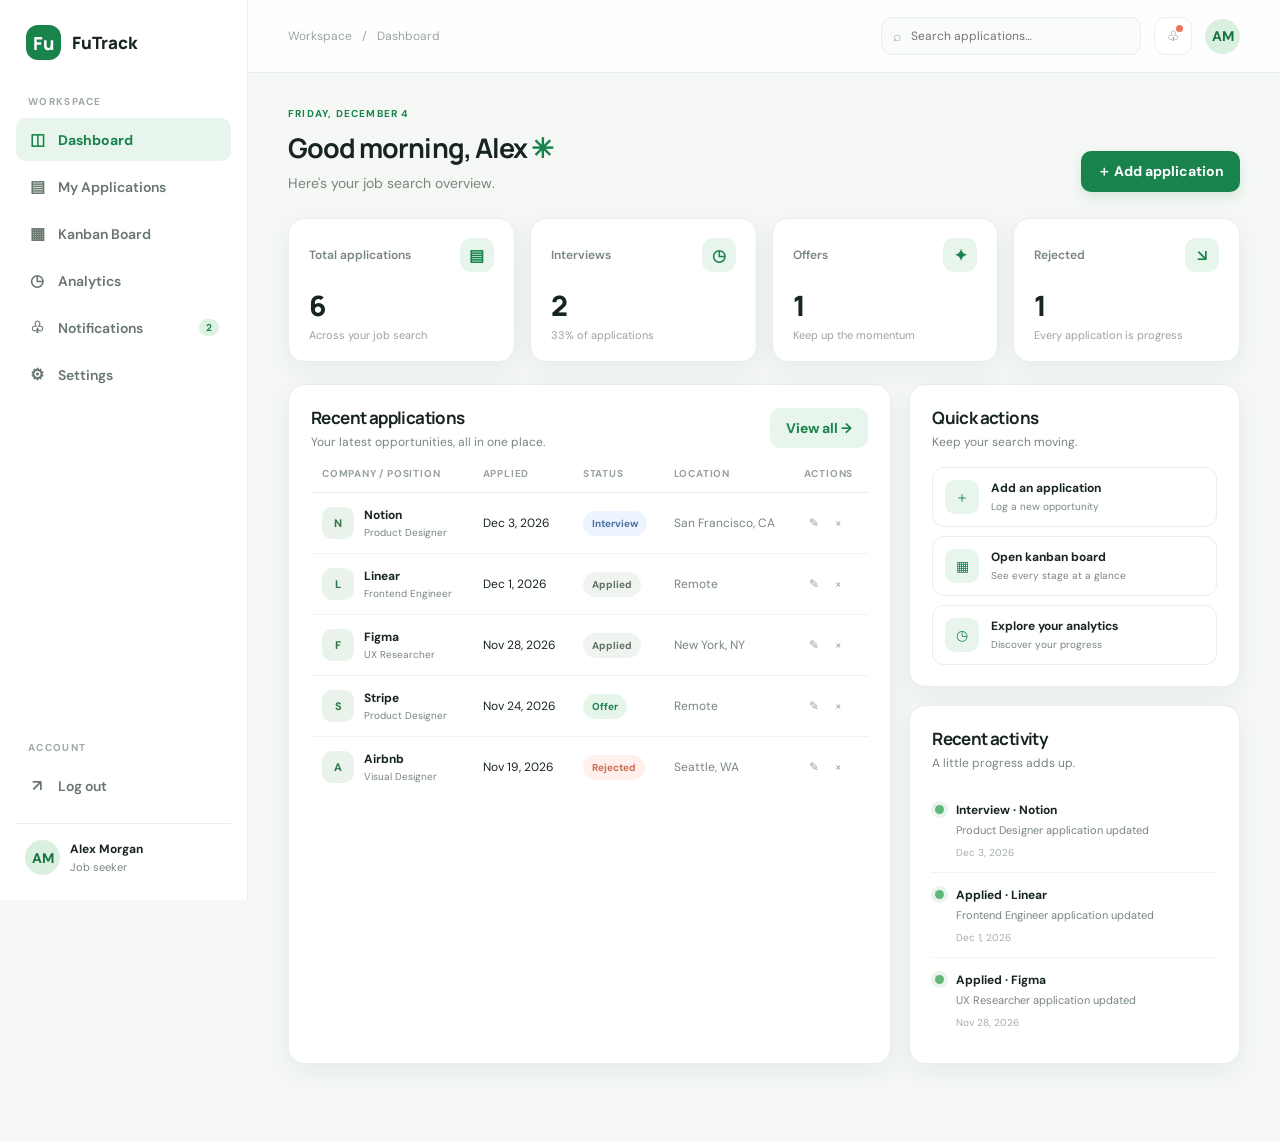
<file: index.html>
<!doctype html><html lang="en"><head><meta charset="utf-8"><meta name="viewport" content="width=device-width,initial-scale=1"><meta name="theme-color" content="#f5faf6"><title>Dashboard · FuTrack</title><link rel="preconnect" href="https://fonts.googleapis.com"><link rel="preconnect" href="https://fonts.gstatic.com" crossorigin><link href="https://fonts.googleapis.com/css2?family=DM+Sans:wght@400;500;600;700&family=Manrope:wght@400;500;600;700;800&display=swap" rel="stylesheet"><link rel="stylesheet" href="css/style.css"><script src="js/api.js" defer></script><script src="js/storage.js" defer></script><script src="js/app.js" defer></script></head><body data-page="dashboard"><div id="app"></div></body></html>
</file>
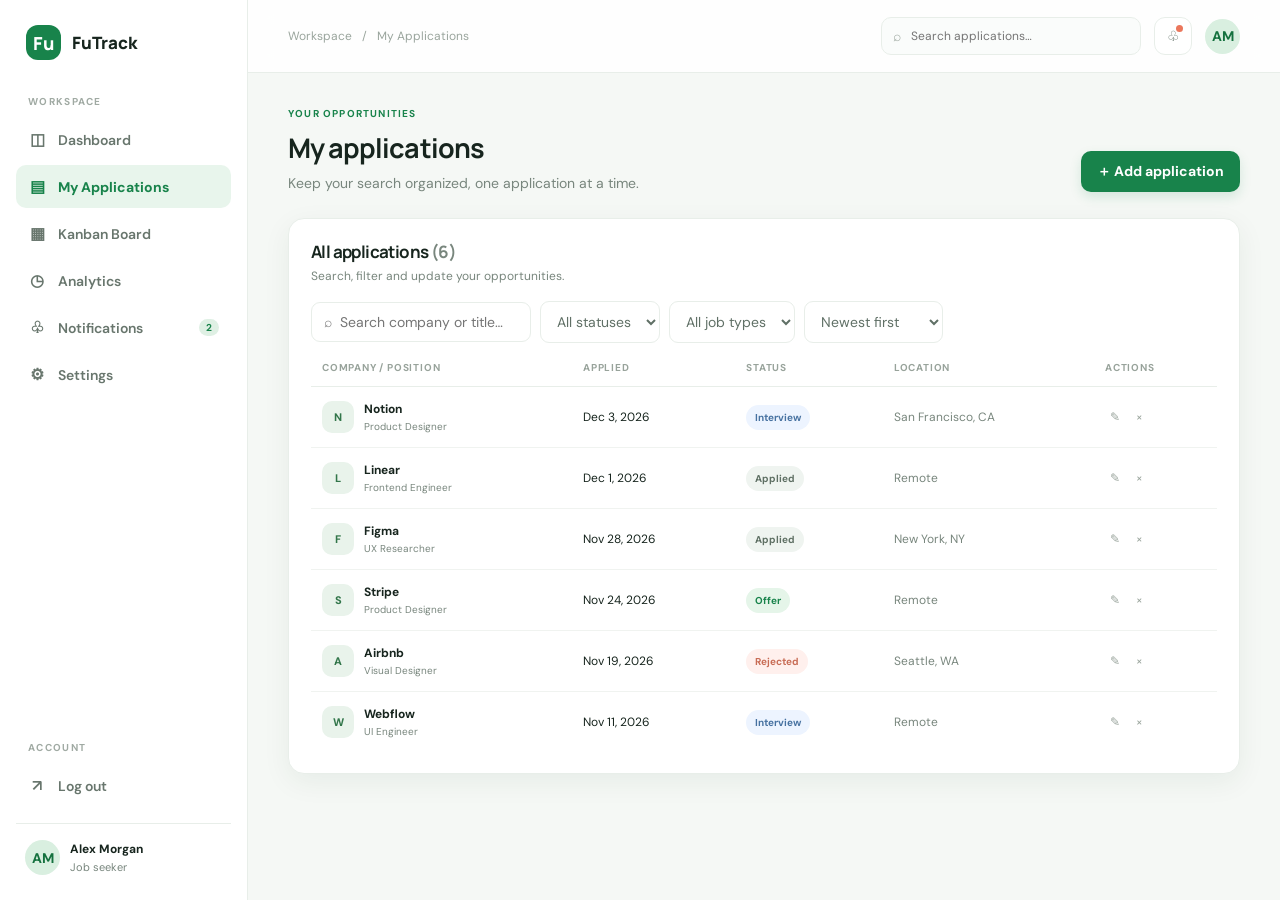
<file: applications.html>
<!doctype html><html lang="en"><head><meta charset="utf-8"><meta name="viewport" content="width=device-width,initial-scale=1"><title>Applications · FuTrack</title><link rel="preconnect" href="https://fonts.googleapis.com"><link rel="preconnect" href="https://fonts.gstatic.com" crossorigin><link href="https://fonts.googleapis.com/css2?family=DM+Sans:wght@400;500;600;700&family=Manrope:wght@400;500;600;700;800&display=swap" rel="stylesheet"><link rel="stylesheet" href="css/style.css"><script src="js/api.js" defer></script><script src="js/storage.js" defer></script><script src="js/app.js" defer></script></head><body data-page="applications"><div id="app"></div></body></html>
</file>
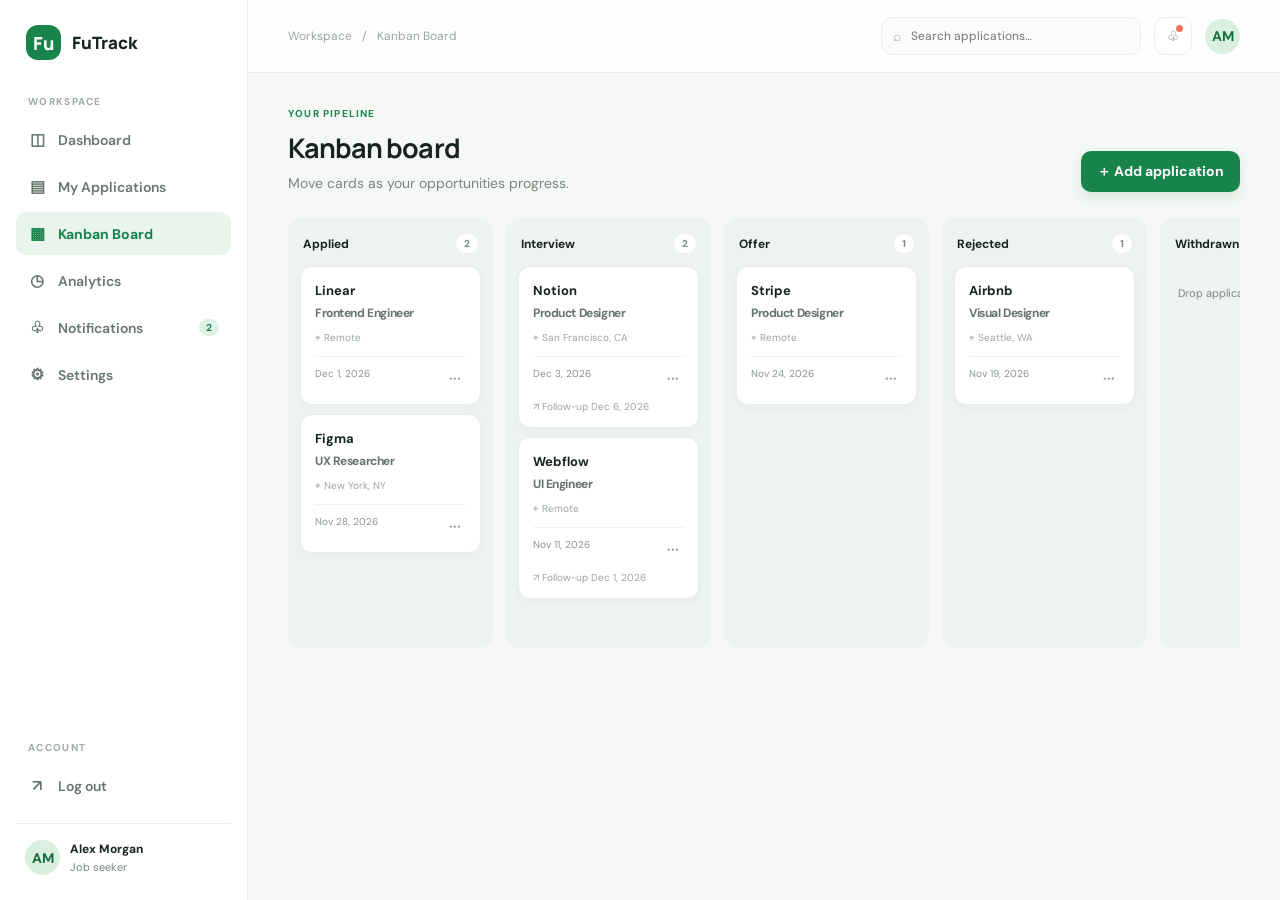
<file: kanban.html>
<!doctype html><html lang="en"><head><meta charset="utf-8"><meta name="viewport" content="width=device-width,initial-scale=1"><title>Board · FuTrack</title><link rel="preconnect" href="https://fonts.googleapis.com"><link rel="preconnect" href="https://fonts.gstatic.com" crossorigin><link href="https://fonts.googleapis.com/css2?family=DM+Sans:wght@400;500;600;700&family=Manrope:wght@400;500;600;700;800&display=swap" rel="stylesheet"><link rel="stylesheet" href="css/style.css"><script src="js/api.js" defer></script><script src="js/storage.js" defer></script><script src="js/app.js" defer></script></head><body data-page="kanban"><div id="app"></div></body></html>
</file>
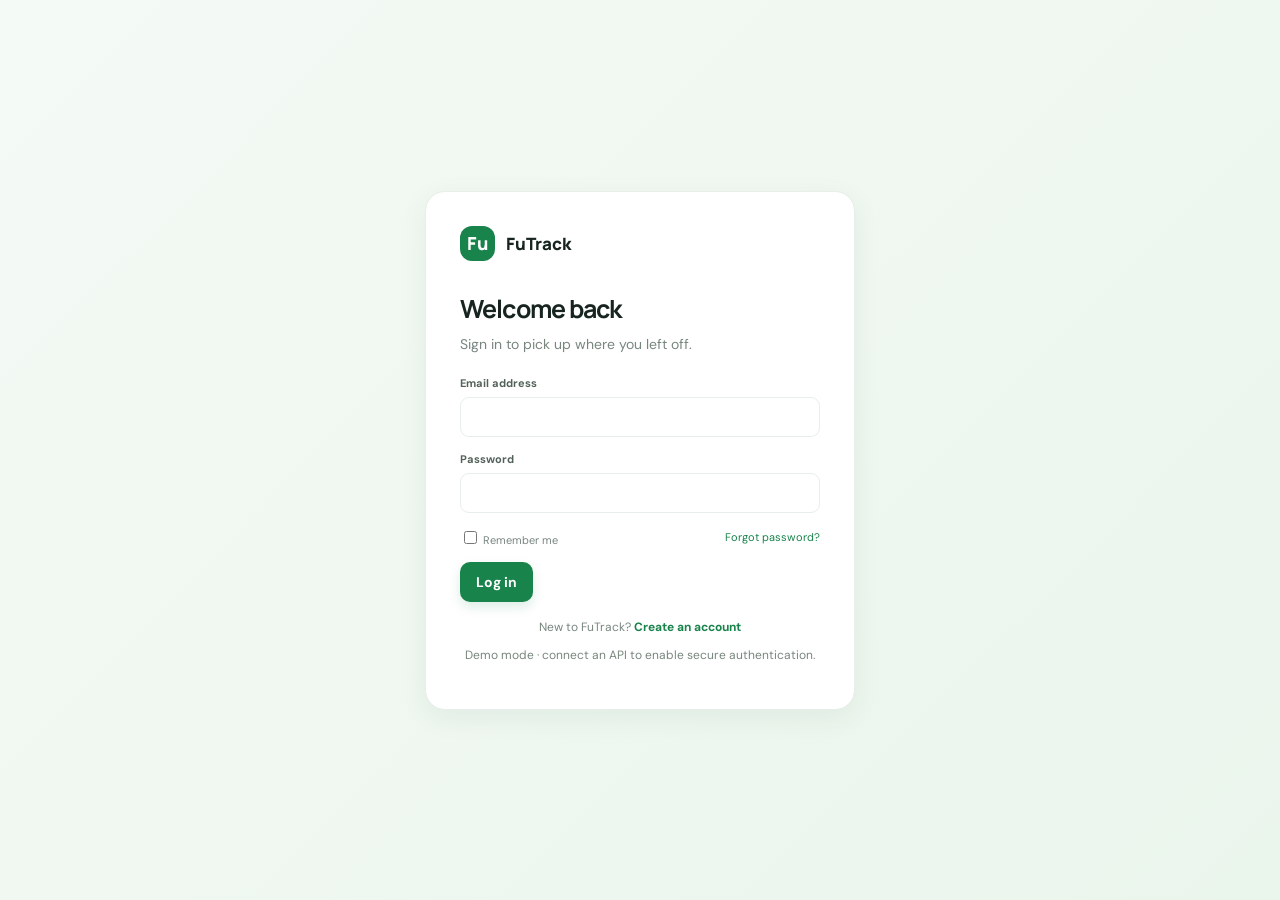
<file: login.html>
<!doctype html><html lang="en"><head><meta charset="utf-8"><meta name="viewport" content="width=device-width,initial-scale=1"><title>Welcome back · FuTrack</title><link rel="stylesheet" href="css/style.css"><script src="js/api.js" defer></script><script src="js/storage.js" defer></script><script src="js/app.js" defer></script></head><body data-page="login"><div id="app"></div></body></html>
</file>
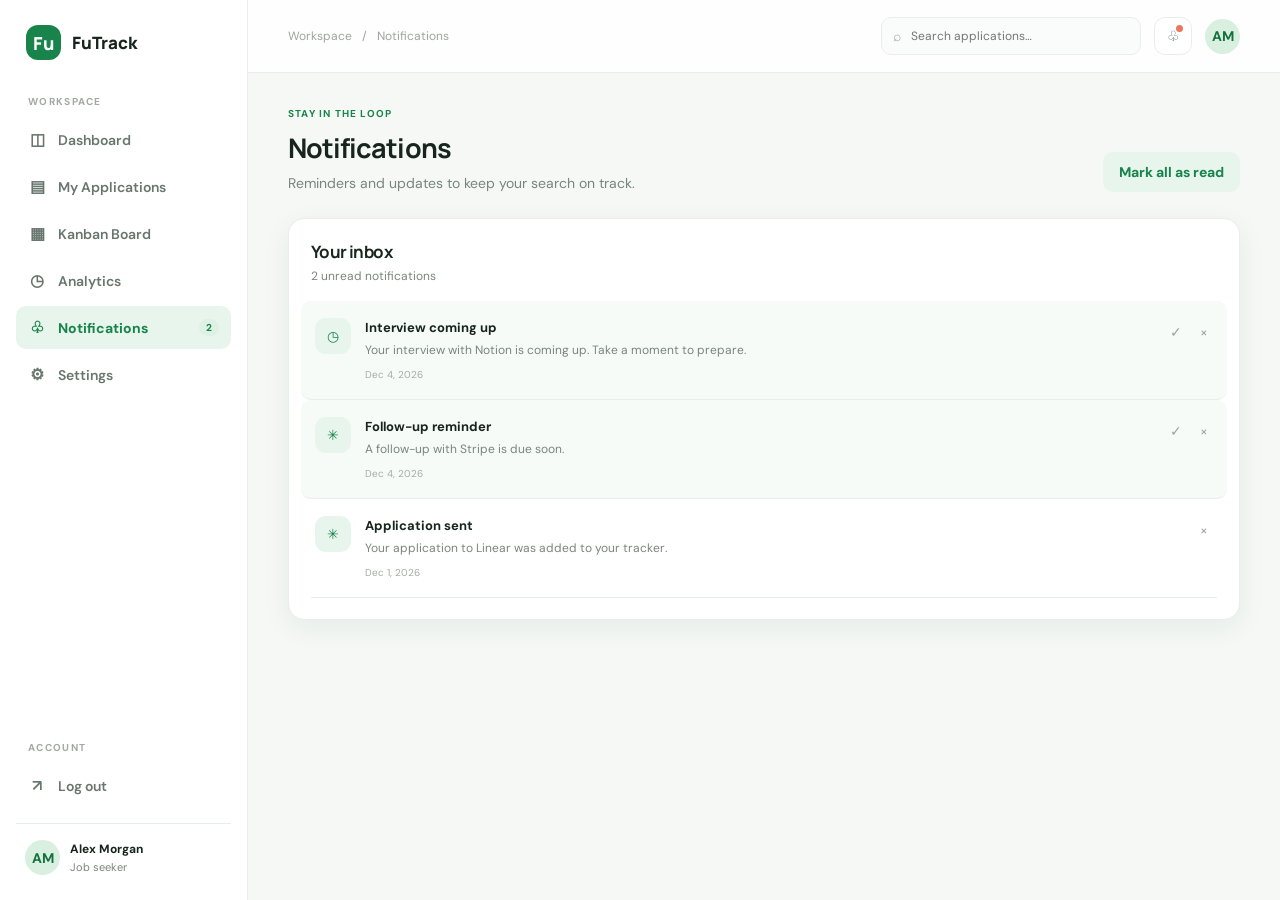
<file: notifications.html>
<!doctype html><html lang="en"><head><meta charset="utf-8"><meta name="viewport" content="width=device-width,initial-scale=1"><title>Notifications · FuTrack</title><link rel="preconnect" href="https://fonts.googleapis.com"><link rel="preconnect" href="https://fonts.gstatic.com" crossorigin><link href="https://fonts.googleapis.com/css2?family=DM+Sans:wght@400;500;600;700&family=Manrope:wght@400;500;600;700;800&display=swap" rel="stylesheet"><link rel="stylesheet" href="css/style.css"><script src="js/api.js" defer></script><script src="js/storage.js" defer></script><script src="js/app.js" defer></script></head><body data-page="notifications"><div id="app"></div></body></html>
</file>
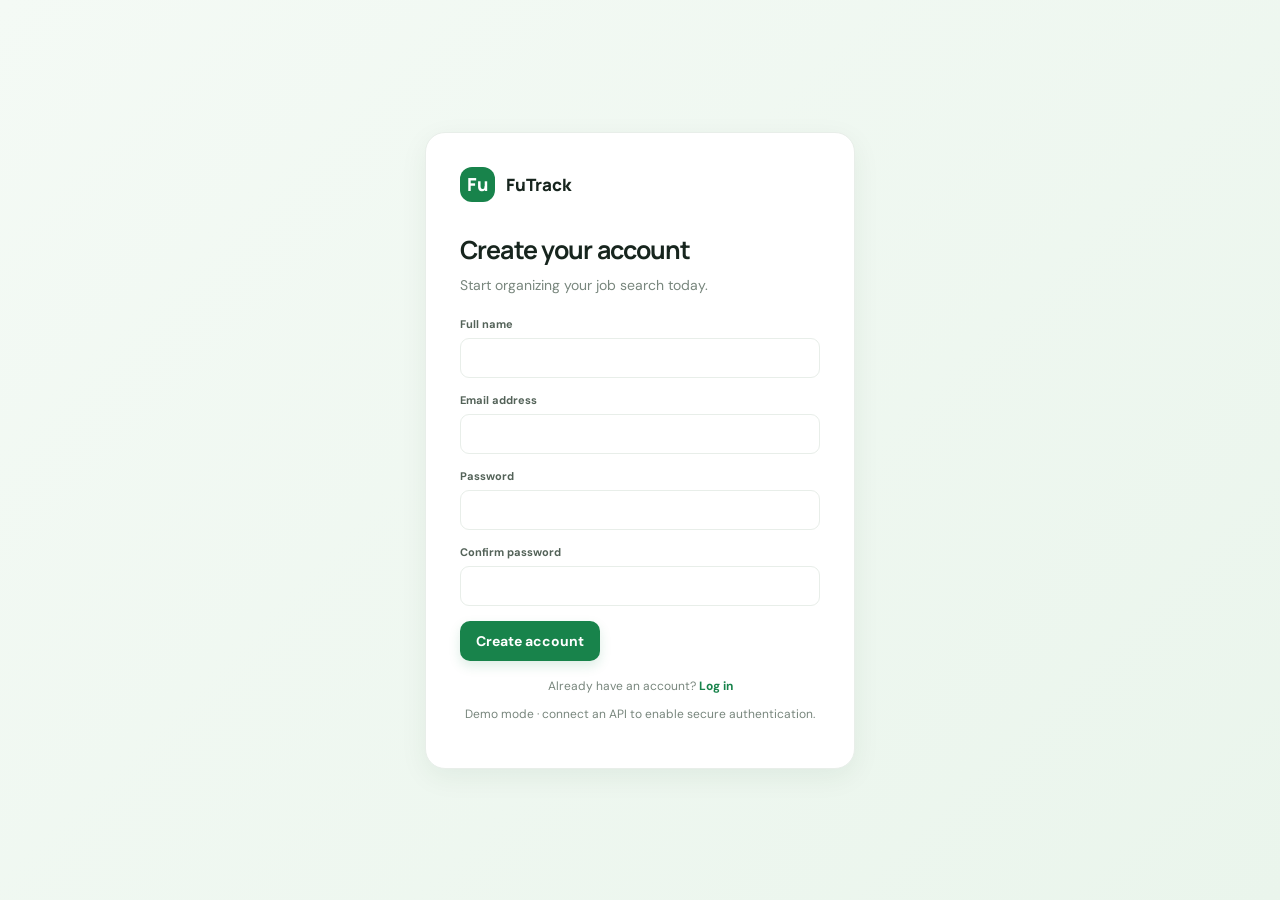
<file: register.html>
<!doctype html><html lang="en"><head><meta charset="utf-8"><meta name="viewport" content="width=device-width,initial-scale=1"><title>Create account · FuTrack</title><link rel="stylesheet" href="css/style.css"><script src="js/api.js" defer></script><script src="js/storage.js" defer></script><script src="js/app.js" defer></script></head><body data-page="register"><div id="app"></div></body></html>
</file>
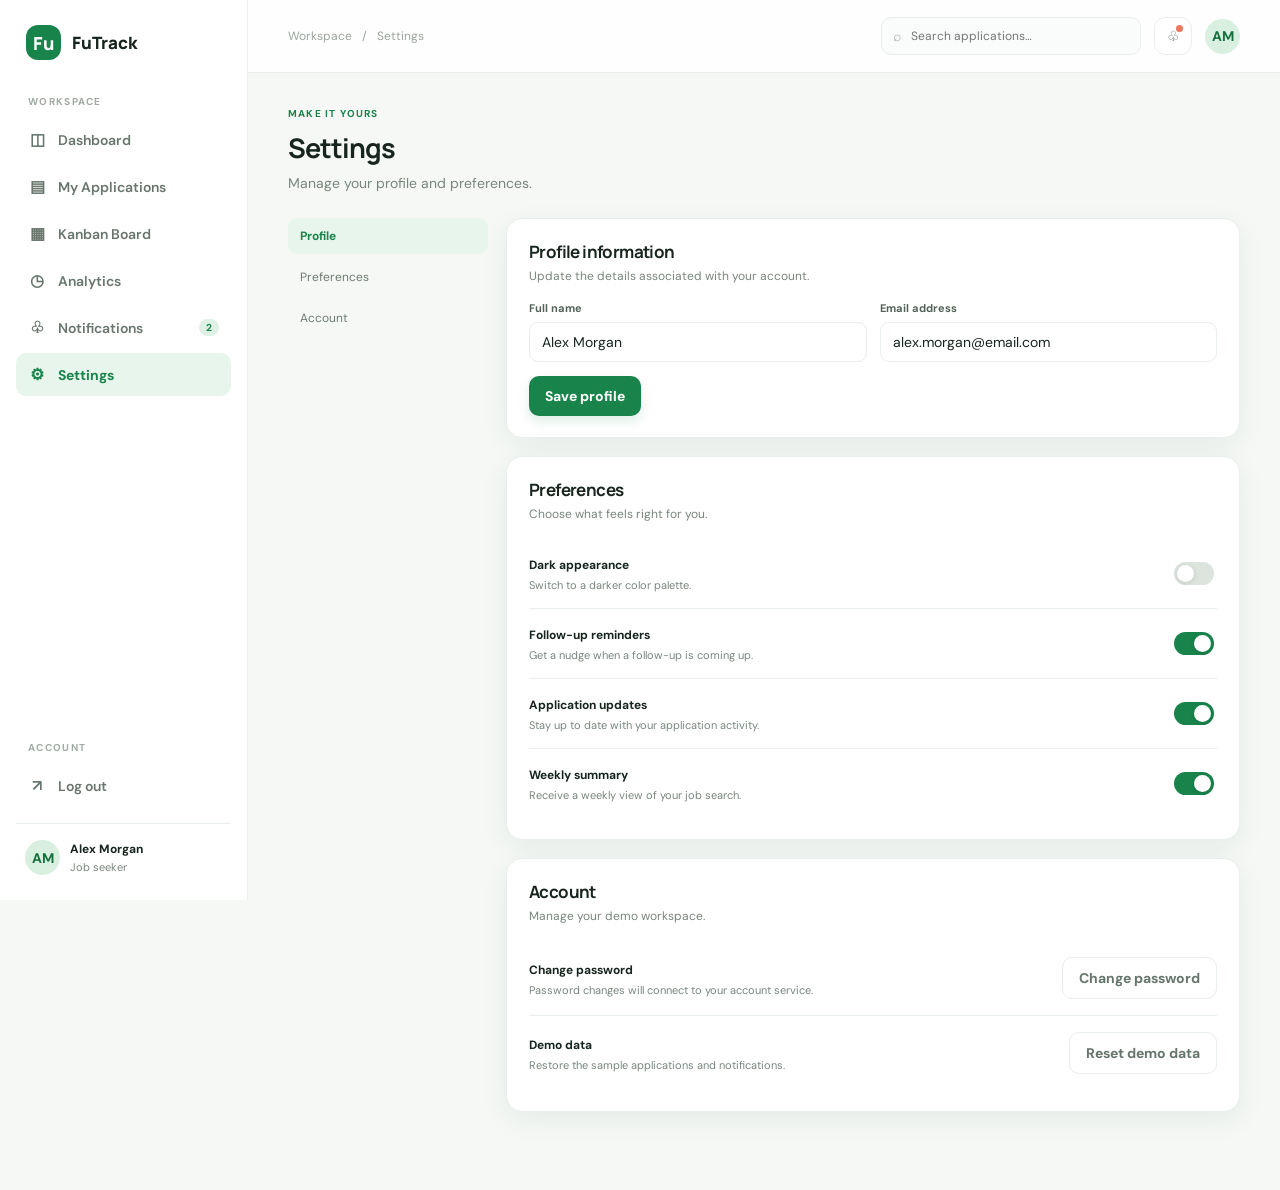
<file: settings.html>
<!doctype html><html lang="en"><head><meta charset="utf-8"><meta name="viewport" content="width=device-width,initial-scale=1"><title>Settings · FuTrack</title><link rel="preconnect" href="https://fonts.googleapis.com"><link rel="preconnect" href="https://fonts.gstatic.com" crossorigin><link href="https://fonts.googleapis.com/css2?family=DM+Sans:wght@400;500;600;700&family=Manrope:wght@400;500;600;700;800&display=swap" rel="stylesheet"><link rel="stylesheet" href="css/style.css"><script src="js/api.js" defer></script><script src="js/storage.js" defer></script><script src="js/app.js" defer></script></head><body data-page="settings"><div id="app"></div></body></html>
</file>
<file: css/style.css>
@import url('https://fonts.googleapis.com/css2?family=DM+Sans:wght@400;500;600;700&family=Manrope:wght@400;500;600;700;800&display=swap');
:root{--green:#18834b;--green2:#e8f5ec;--ink:#17251e;--muted:#78867d;--line:#e8eee9;--bg:#f5f8f5;--surface:#fff;--shadow:0 8px 28px #173c2410;--radius:16px}*{box-sizing:border-box}body{margin:0;background:var(--bg);color:var(--ink);font-family:'DM Sans',sans-serif;font-size:14px}button,input,select,textarea{font:inherit}button,a{ -webkit-tap-highlight-color:transparent}a{color:inherit;text-decoration:none}button{cursor:pointer}h1,h2,h3{font-family:Manrope,sans-serif;margin:0;letter-spacing:-.035em}h1{font-size:27px}h2{font-size:17px}.app-shell{min-height:100vh}.sidebar{width:248px;position:fixed;inset:0 auto 0 0;background:#fff;border-right:1px solid var(--line);padding:25px 16px;display:flex;flex-direction:column;z-index:4}.brand{display:flex;align-items:center;gap:11px;padding:0 10px 35px;font:800 17px Manrope}.brand-mark{height:35px;width:35px;border-radius:12px;background:var(--green);color:#fff;display:grid;place-items:center;font-size:18px}.nav-label{font-size:10px;color:#a0aaa3;font-weight:700;letter-spacing:.13em;padding:0 12px 10px}.nav{display:grid;gap:4px}.nav a{display:flex;align-items:center;gap:12px;padding:11px 12px;border-radius:10px;color:#68766d;font-weight:600;transition:.2s}.nav a:hover,.nav a.active{color:var(--green);background:var(--green2)}.nav a.active{font-weight:700}.nav-icon{width:18px;text-align:center;font-size:16px}.side-bottom{margin-top:auto}.profile-mini{display:flex;align-items:center;gap:10px;padding:16px 9px 0;border-top:1px solid var(--line);margin-top:16px}.avatar{width:35px;height:35px;border-radius:50%;background:#d9efe0;color:#14713e;display:grid;place-items:center;font-weight:700}.profile-mini strong{display:block;font-size:12px}.profile-mini small{color:var(--muted);font-size:11px}.main{margin-left:248px;min-height:100vh}.topbar{height:73px;background:#ffffffd9;backdrop-filter:blur(12px);border-bottom:1px solid var(--line);display:flex;align-items:center;justify-content:space-between;padding:0 40px;position:sticky;top:0;z-index:3}.crumb{font-size:12px;color:#9aa59d}.top-actions{display:flex;align-items:center;gap:13px}.searchbox{width:min(260px,28vw);height:38px;border:1px solid var(--line);background:#fafcfb;border-radius:10px;display:flex;align-items:center;gap:8px;padding:0 11px;color:#9aa59d}.searchbox input{border:0;outline:0;background:none;width:100%;font-size:12px}.icon-btn{height:38px;width:38px;border:1px solid var(--line);border-radius:11px;background:#fff;color:#607066;position:relative;display:grid;place-items:center}.badge-dot{position:absolute;right:8px;top:7px;height:7px;width:7px;border-radius:50%;background:#eb775c}.content{max-width:1320px;margin:auto;padding:34px 40px 60px}.page-head{display:flex;align-items:flex-end;justify-content:space-between;margin-bottom:26px}.page-head p{color:var(--muted);margin:8px 0 0}.eyebrow{text-transform:uppercase;letter-spacing:.12em;color:var(--green);font-size:10px;font-weight:700;margin-bottom:9px}.btn{border:0;border-radius:10px;padding:11px 16px;font-weight:700;display:inline-flex;align-items:center;justify-content:center;gap:8px;transition:.18s}.btn:hover{transform:translateY(-1px);filter:brightness(.97)}.btn-primary{background:var(--green);color:white;box-shadow:0 5px 12px #18834b25}.btn-soft{background:var(--green2);color:var(--green)}.btn-plain{background:#fff;color:#66756b;border:1px solid var(--line)}.stats{display:grid;grid-template-columns:repeat(4,1fr);gap:15px;margin-bottom:22px}.stat-card,.panel,.chart-card{background:var(--surface);border:1px solid var(--line);border-radius:var(--radius);box-shadow:var(--shadow)}.stat-card{padding:19px 20px;position:relative;overflow:hidden}.stat-top{display:flex;align-items:center;justify-content:space-between;color:var(--muted);font-size:12px;font-weight:600}.stat-icon{width:34px;height:34px;border-radius:11px;background:var(--green2);display:grid;place-items:center;color:var(--green);font-size:16px}.stat-number{font:800 28px Manrope;margin-top:14px;letter-spacing:-.04em}.stat-foot{color:#9aa59d;font-size:11px;margin-top:4px}.panel{padding:21px 22px;margin-bottom:18px}.section-title{display:flex;align-items:center;justify-content:space-between;margin-bottom:17px}.section-title p{color:var(--muted);margin:5px 0 0;font-size:12px}.table-wrap{overflow:auto}table{width:100%;border-collapse:collapse;text-align:left;white-space:nowrap}th{font-size:10px;text-transform:uppercase;letter-spacing:.08em;color:#98a39b;font-weight:700;padding:0 11px 12px;border-bottom:1px solid var(--line)}td{padding:14px 11px;border-bottom:1px solid #f0f3f0;font-size:12px}tbody tr:last-child td{border-bottom:0}.company-cell{display:flex;align-items:center;gap:10px;font-weight:700}.company-logo{width:32px;height:32px;border-radius:10px;background:#e9f3eb;color:#32764a;display:grid;place-items:center;font-weight:800;font-size:11px}.muted{color:var(--muted)}.status{font-size:10px;font-weight:700;padding:6px 9px;border-radius:30px;background:#eff4f0;color:#5f7064}.status-interview{background:#edf4ff;color:#4772a1}.status-offer{background:#e5f5e9;color:#18834b}.status-rejected{background:#fff0ed;color:#c86c55}.status-withdrawn{background:#f1eff5;color:#76698c}.row-actions{display:flex;gap:6px}.tiny-btn{background:none;border:0;color:#98a39b;padding:5px}.tiny-btn:hover{color:var(--green)}.grid-two{display:grid;grid-template-columns:minmax(0,1.55fr) minmax(280px,.85fr);gap:18px}.activity-item{display:flex;gap:12px;padding:12px 0;border-bottom:1px solid #f0f3f0}.activity-item:last-child{border:0}.activity-dot{height:9px;width:9px;background:#63b67a;border-radius:50%;margin:5px 0 0 3px;box-shadow:0 0 0 4px #e8f5ec}.activity-item strong{font-size:12px}.activity-item p{font-size:11px;color:var(--muted);margin:5px 0}.activity-item small{color:#a4aea6;font-size:10px}.quick-grid{display:grid;gap:9px}.quick-link{display:flex;align-items:center;gap:12px;padding:12px;border:1px solid var(--line);border-radius:12px;transition:.18s}.quick-link:hover{border-color:#b9dbc4;background:#f7fbf8}.quick-ico{height:34px;width:34px;display:grid;place-items:center;background:var(--green2);border-radius:10px;color:var(--green)}.quick-link strong{font-size:12px;display:block}.quick-link small{font-size:10px;color:var(--muted)}.toolbar{display:flex;align-items:center;gap:9px;flex-wrap:wrap}.toolbar input,.toolbar select,.field input,.field select,.field textarea{border:1px solid var(--line);background:#fff;border-radius:9px;padding:10px 12px;outline:none;color:var(--ink)}.toolbar input:focus,.field input:focus,.field select:focus,.field textarea:focus{border-color:#79ba8b;box-shadow:0 0 0 3px #e8f5ec}.toolbar input{min-width:220px}.toolbar select{color:#607066}.board{display:grid;grid-template-columns:repeat(5,minmax(205px,1fr));gap:13px;overflow:auto;padding-bottom:12px}.board-column{background:#eef3ef;border-radius:14px;padding:12px;min-height:430px}.column-head{display:flex;align-items:center;justify-content:space-between;padding:4px 3px 13px;font-weight:700;font-size:12px}.count{background:#fff;padding:3px 8px;border-radius:20px;color:#7c8a80;font-size:10px}.job-card{background:#fff;border:1px solid var(--line);border-radius:12px;padding:14px;margin-bottom:9px;box-shadow:0 3px 10px #173c2408;cursor:grab}.job-card:active{cursor:grabbing}.job-card strong{font-size:13px}.job-card h3{font-size:12px;margin:6px 0;color:#65736a;font-family:'DM Sans'}.job-card p{font-size:10px;color:#9aa59d;margin:10px 0 0}.job-card .card-foot{border-top:1px solid #f0f3f0;margin-top:12px;padding-top:10px;display:flex;justify-content:space-between;color:#87948b;font-size:10px}.board-column.drag-over{background:#e1f1e5;outline:1px dashed #64a978}.analytics-grid{display:grid;grid-template-columns:1fr 1fr;gap:17px}.chart-card{padding:20px;min-height:290px}.chart-card canvas{max-height:230px}.chart-title{display:flex;justify-content:space-between;align-items:flex-start;margin-bottom:19px}.chart-title p{font-size:11px;color:var(--muted);margin:6px 0}.notice{display:flex;align-items:flex-start;gap:14px;padding:17px 4px;border-bottom:1px solid var(--line)}.notice.unread{background:#f6fbf7;margin:0 -10px;padding:17px 14px;border-radius:10px}.notice-icon{height:36px;width:36px;background:var(--green2);border-radius:11px;display:grid;place-items:center;color:var(--green);flex:none}.notice-body{flex:1}.notice-body strong{font-size:13px}.notice-body p{margin:5px 0;color:var(--muted);font-size:12px;line-height:1.5}.notice-body small{color:#a2ada5;font-size:10px}.notice-controls{display:flex;gap:8px}.settings-grid{display:grid;grid-template-columns:200px minmax(0,1fr);gap:18px}.settings-nav{display:grid;align-content:start;gap:5px}.settings-nav a{padding:10px 12px;border-radius:9px;color:#6e7b72;font-size:12px}.settings-nav a:first-child{background:var(--green2);color:var(--green);font-weight:700}.setting-row{padding:16px 0;border-bottom:1px solid var(--line);display:flex;align-items:center;justify-content:space-between;gap:16px}.setting-row:last-child{border:0}.setting-row strong{font-size:12px}.setting-row p{margin:5px 0 0;font-size:11px;color:var(--muted)}.switch{width:40px;height:23px;appearance:none;background:#dce4dd;border-radius:20px;position:relative;cursor:pointer;transition:.2s;flex:none}.switch:checked{background:var(--green)}.switch:before{content:'';position:absolute;width:17px;height:17px;background:#fff;left:3px;top:3px;border-radius:50%;transition:.2s;box-shadow:0 1px 4px #0002}.switch:checked:before{left:20px}.field{display:grid;gap:7px;margin-bottom:14px}.field label{font-size:11px;font-weight:700;color:#536258}.field input,.field select,.field textarea{width:100%}.field textarea{min-height:82px;resize:vertical}.form-grid{display:grid;grid-template-columns:1fr 1fr;gap:0 13px}.field.full{grid-column:1/-1}.modal-backdrop{position:fixed;inset:0;background:#14251bc4;z-index:8;display:grid;place-items:center;padding:18px;backdrop-filter:blur(3px)}.modal{width:min(680px,100%);max-height:90vh;overflow:auto;background:#fff;border-radius:18px;padding:24px;box-shadow:0 22px 70px #10241838}.modal-head{display:flex;justify-content:space-between;align-items:center;margin-bottom:20px}.close-btn{border:0;background:#f2f5f2;border-radius:9px;width:32px;height:32px;color:#708076}.modal-foot{display:flex;justify-content:flex-end;gap:9px;margin-top:10px}.toast-stack{position:fixed;right:22px;bottom:22px;z-index:10;display:grid;gap:9px}.toast{background:#193b28;color:#fff;padding:13px 17px;border-radius:11px;box-shadow:0 8px 24px #0002;font-size:12px;animation:toastIn .2s ease}.toast.error{background:#984d3c}@keyframes toastIn{from{opacity:0;transform:translateY(8px)}to{opacity:1;transform:none}}.empty-state{text-align:center;padding:52px 20px;color:var(--muted)}.empty-icon{font-size:30px;margin-bottom:12px}.empty-state strong{display:block;color:var(--ink);margin-bottom:6px}.mobile-menu{display:none}.auth-wrap{min-height:100vh;display:grid;place-items:center;background:linear-gradient(135deg,#f4faf5,#eaf5ec);padding:24px}.auth-card{width:min(430px,100%);background:#fff;padding:34px;border-radius:20px;box-shadow:var(--shadow);border:1px solid var(--line)}.auth-card .brand{padding:0 0 30px}.auth-card h1{font-size:25px}.auth-card>p{color:var(--muted);margin:9px 0 23px}.auth-card .field{margin-bottom:15px}.auth-bottom{text-align:center;color:var(--muted);font-size:12px;margin-top:17px}.auth-bottom a{color:var(--green);font-weight:700}.auth-card>.btn{width:100%;margin-top:5px}.dark{--ink:#e7eee9;--muted:#9aa99e;--line:#293a30;--bg:#111b15;--surface:#19251d;--green2:#203d2a;--shadow:0 8px 28px #0002}.dark .sidebar,.dark .topbar,.dark .panel,.dark .stat-card,.dark .chart-card,.dark .modal,.dark .auth-card,.dark .quick-link,.dark .job-card{background:#19251d}.dark .searchbox,.dark .toolbar input,.dark .toolbar select,.dark .field input,.dark .field select,.dark .field textarea,.dark .btn-plain{background:#202e25;color:var(--ink);border-color:var(--line)}.dark .board-column{background:#17221a}.dark .company-logo{background:#24402c;color:#a7d8b3}.dark .status{background:#29382e;color:#c5d1c8}.dark .notice.unread{background:#1c3022}.dark th,.dark td{border-color:#293a30}.dark .activity-item,.dark .setting-row{border-color:#293a30}.dark .profile-mini{border-color:#293a30}
.nav-count{margin-left:auto;background:#dff0e4;color:#18834b;border-radius:20px;padding:2px 7px;font-size:10px;font-weight:700}
@media(max-width:1050px){.sidebar{width:215px}.main{margin-left:215px}.content{padding:28px 25px}.topbar{padding:0 25px}.stats{grid-template-columns:repeat(2,1fr)}.grid-two{grid-template-columns:1fr}.board{grid-template-columns:repeat(5,220px)}}@media(max-width:820px){.sidebar{width:250px;transform:translateX(-102%);transition:.22s;box-shadow:8px 0 25px #173c2415}.sidebar.open{transform:translateX(0)}.main{margin-left:0}.topbar{height:62px;padding:0 17px}.mobile-menu{display:grid}.crumb{display:none}.searchbox{width:min(42vw,220px)}.content{padding:25px 16px 45px}.page-head{align-items:flex-start;gap:15px;flex-direction:column}.page-head .btn{align-self:flex-start}.stats{gap:10px}.stat-card{padding:15px}.stat-number{font-size:24px}.analytics-grid{grid-template-columns:1fr}.settings-grid{grid-template-columns:1fr}.settings-nav{display:flex;overflow:auto}.settings-nav a{white-space:nowrap}.form-grid{grid-template-columns:1fr}.field.full{grid-column:auto}.panel{padding:17px}.toolbar{width:100%}.toolbar input{min-width:100%;flex:1}.toolbar select{flex:1}.top-actions .searchbox{display:none}}
</file>
